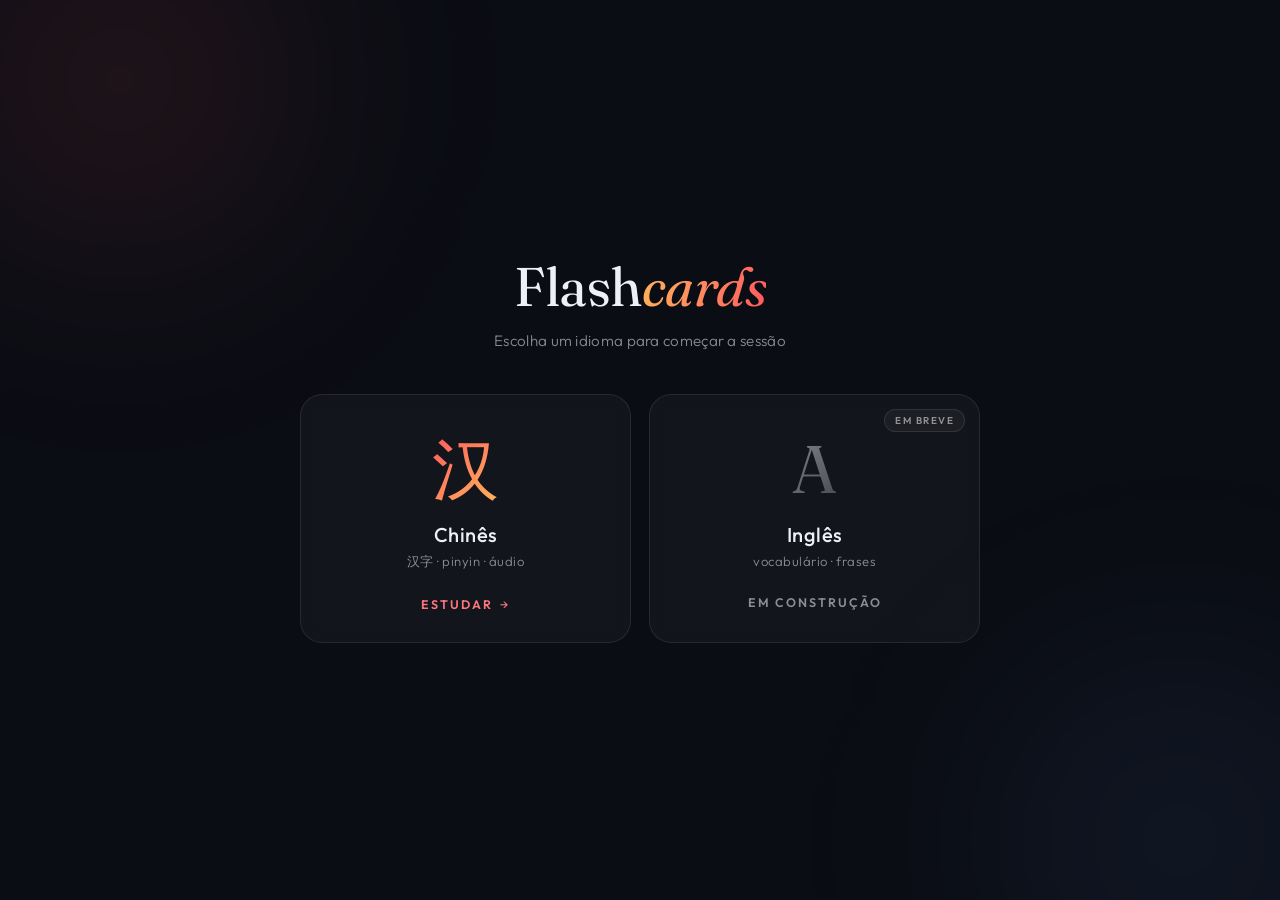
<file: index.html>
<!DOCTYPE html>
<html lang="pt-br">
<head>
  <meta charset="utf-8">
  <meta name="viewport" content="width=device-width, initial-scale=1">
  <title>Flashcards</title>
  <link rel="preconnect" href="https://fonts.googleapis.com">
  <link rel="preconnect" href="https://fonts.gstatic.com" crossorigin>
  <link href="https://fonts.googleapis.com/css2?family=Fraunces:ital,opsz,wght@0,9..144,400;0,9..144,600;1,9..144,400&family=Outfit:wght@300;400;500;600&display=swap" rel="stylesheet">
  <link rel="stylesheet" href="home.css">
</head>
<body>
  <div class="glow glow-warm"></div>
  <div class="glow glow-cool"></div>

  <main class="home">
    <header class="masthead">
      <h1>Flash<em>cards</em></h1>
      <p class="sub">Escolha um idioma para começar a sessão</p>
    </header>

    <div class="langs">
      <a class="lang lang-zh" href="chinese.html">
        <span class="lang-glyph">汉</span>
        <span class="lang-name">Chinês</span>
        <span class="lang-desc">汉字 · pinyin · áudio</span>
        <span class="lang-cta">Estudar <span class="arrow">→</span></span>
      </a>

      <div class="lang lang-en lang-disabled" aria-disabled="true">
        <span class="badge">Em breve</span>
        <span class="lang-glyph">A</span>
        <span class="lang-name">Inglês</span>
        <span class="lang-desc">vocabulário · frases</span>
        <span class="lang-cta">Em construção</span>
      </div>
    </div>
  </main>
</body>
</html>
</file>
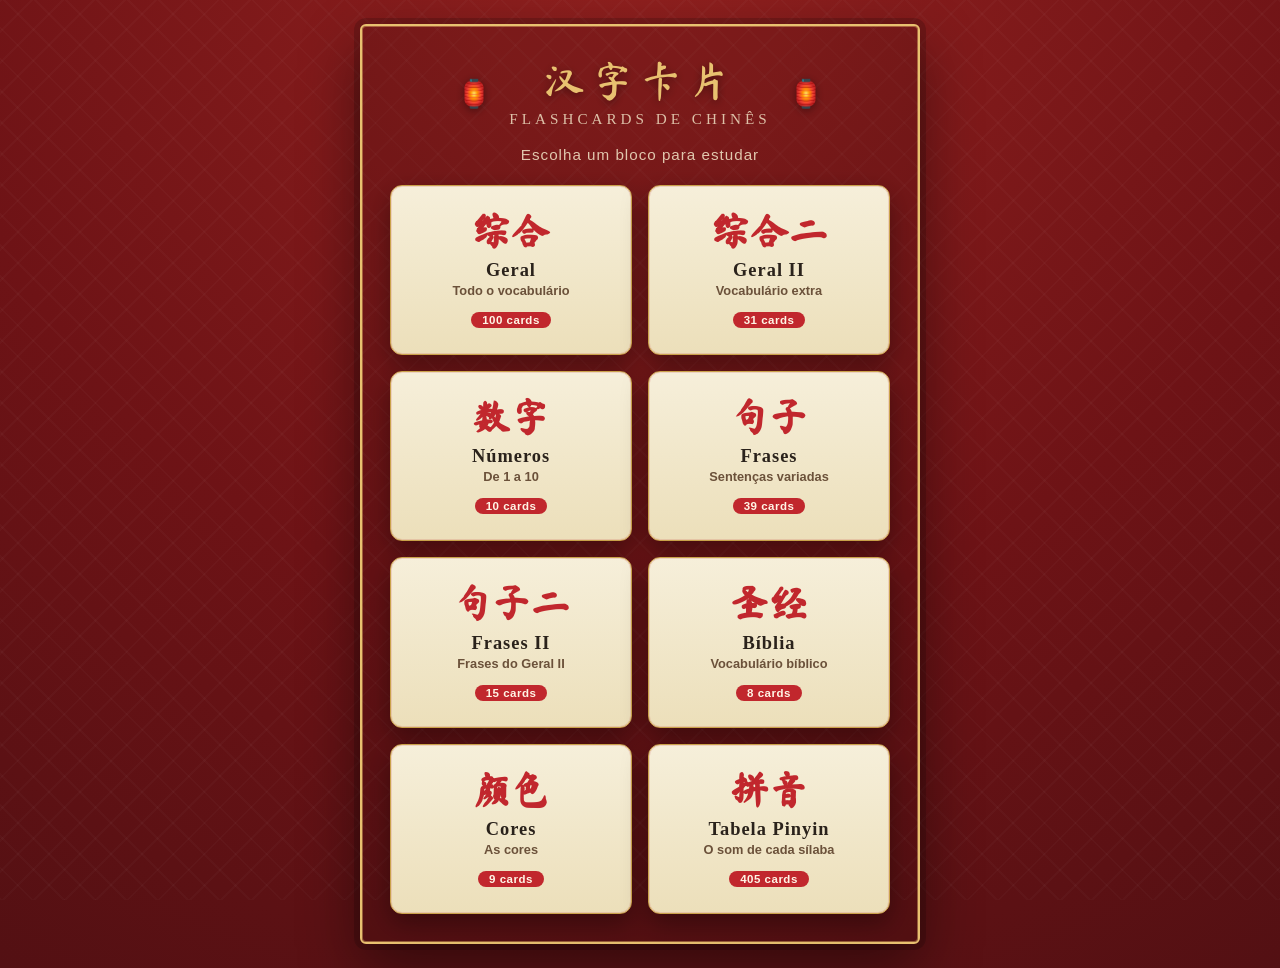
<file: chinese.html>
<!DOCTYPE html>
<html lang="pt-br">
<head>
  <meta charset="utf-8">
  <meta name="viewport" content="width=device-width, initial-scale=1">
  <title>汉字 · Flashcards</title>
  <link rel="preconnect" href="https://fonts.googleapis.com">
  <link rel="preconnect" href="https://fonts.gstatic.com" crossorigin>
  <link href="https://fonts.googleapis.com/css2?family=Ma+Shan+Zheng&display=swap" rel="stylesheet">
  <link rel="stylesheet" href="style.css">
</head>
<body>
  <main class="frame">
    <header class="masthead">
      <span class="lantern">🏮</span>
      <div class="titles">
        <div class="title-zh">汉字卡片</div>
        <h1>Flashcards de Chinês</h1>
      </div>
      <span class="lantern">🏮</span>
    </header>

    <!-- HOME SCREEN: deck selection -->
    <section id="home" class="screen">
      <p class="screen-sub">Escolha um bloco para estudar</p>
      <div class="decks" id="decks"></div>
    </section>

    <!-- STUDY SCREEN -->
    <section id="study" class="screen hidden">
      <div class="study-bar">
        <button id="back" class="ghost">← Blocos</button>
        <span class="deck-label" id="deckLabel"></span>
        <label class="toggle" title="Ouça primeiro; vire para revelar">
          <input type="checkbox" id="audioToggle">
          <span class="toggle-track"><span class="toggle-thumb"></span></span>
          <span class="toggle-label">Modo Áudio</span>
        </label>
      </div>

      <div class="hint">
        <span><kbd>←</kbd> anterior</span>
        <span><kbd>Espaço</kbd> virar</span>
        <span><kbd>→</kbd> pular</span>
        <span><kbd>↓</kbd> ouvir</span>
      </div>

      <div class="card" id="card">
        <div class="emoji" id="emoji"></div>
        <div class="hanzi" id="hanzi">—</div>
        <div class="pinyin" id="pinyin"></div>
        <div class="translation" id="translation"></div>
      </div>

      <div class="buttons">
        <button id="speak" title="Ouvir a pronúncia (↓)">🔊</button>
        <button id="prev">⟲ Anterior</button>
        <button id="flip">Virar</button>
        <button id="skip">Pular ⟳</button>
      </div>

      <div class="freq">
        <button id="freqDown" title="Esta palavra aparece menos vezes (−)">➖</button>
        <span class="freq-label" id="freqLabel">freq. normal</span>
        <button id="freqUp" title="Esta palavra aparece mais vezes (+)">➕</button>
      </div>

      <div class="counter" id="counter"></div>
    </section>
  </main>

  <script src="pinyin_data.js"></script>
  <script src="data.js"></script>
  <script src="script.js"></script>
</body>
</html>
</file>
<file: home.css>
:root {
  --bg: #0b0d14;
  --text: #eef0f6;
  --text-dim: rgba(238, 240, 246, 0.55);
  --card-bg: rgba(255, 255, 255, 0.035);
  --card-border: rgba(255, 255, 255, 0.09);
  --zh-a: #ff5a5f;
  --zh-b: #ffb45a;
  --en-a: #5aa2ff;
  --en-b: #7ce0d3;
}

* { box-sizing: border-box; margin: 0; padding: 0; }

body {
  background: var(--bg);
  color: var(--text);
  font-family: "Outfit", -apple-system, "Segoe UI", sans-serif;
  min-height: 100vh;
  display: flex;
  align-items: center;
  justify-content: center;
  padding: 32px 24px;
  overflow-x: hidden;
}

/* Soft ambient glows behind everything */
.glow {
  position: fixed;
  width: 520px;
  height: 520px;
  border-radius: 50%;
  filter: blur(110px);
  pointer-events: none;
  z-index: 0;
}

.glow-warm {
  top: -180px;
  left: -140px;
  background: radial-gradient(circle, rgba(255, 90, 95, 0.16), transparent 65%);
}

.glow-cool {
  bottom: -200px;
  right: -160px;
  background: radial-gradient(circle, rgba(90, 162, 255, 0.13), transparent 65%);
}

.home {
  position: relative;
  z-index: 1;
  width: min(680px, 100%);
  text-align: center;
}

/* --- Header --- */
h1 {
  font-family: "Fraunces", Georgia, serif;
  font-weight: 400;
  font-size: clamp(2.4rem, 7vw, 3.4rem);
  line-height: 1.1;
  letter-spacing: -0.5px;
  animation: rise 0.7s ease both;
}

h1 em {
  font-style: italic;
  background: linear-gradient(100deg, var(--zh-b), var(--zh-a));
  -webkit-background-clip: text;
  background-clip: text;
  -webkit-text-fill-color: transparent;
  color: transparent;
}

.sub {
  margin-top: 14px;
  font-size: 0.95rem;
  font-weight: 300;
  color: var(--text-dim);
  letter-spacing: 0.3px;
  animation: rise 0.7s 0.08s ease both;
}

/* --- Language cards --- */
.langs {
  display: grid;
  grid-template-columns: repeat(2, minmax(0, 1fr));
  gap: 18px;
  margin-top: 44px;
}

.lang {
  --accent-a: #ffffff;
  --accent-b: #ffffff;
  position: relative;
  display: flex;
  flex-direction: column;
  align-items: center;
  padding: 40px 24px 30px;
  background: var(--card-bg);
  border: 1px solid var(--card-border);
  border-radius: 22px;
  backdrop-filter: blur(8px);
  -webkit-backdrop-filter: blur(8px);
  text-decoration: none;
  color: var(--text);
  overflow: hidden;
  transition: transform 0.25s cubic-bezier(0.2, 0.7, 0.3, 1.2),
              border-color 0.25s ease,
              box-shadow 0.25s ease;
  animation: rise 0.7s ease both;
}

.lang-zh { --accent-a: var(--zh-a); --accent-b: var(--zh-b); animation-delay: 0.16s; }
.lang-en { --accent-a: var(--en-a); --accent-b: var(--en-b); animation-delay: 0.24s; }

/* Accent wash that fades in on hover */
.lang::before {
  content: "";
  position: absolute;
  inset: 0;
  background:
    radial-gradient(120% 90% at 50% -20%, color-mix(in srgb, var(--accent-a) 16%, transparent), transparent 60%);
  opacity: 0;
  transition: opacity 0.3s ease;
}

.lang > * { position: relative; }

a.lang:hover {
  transform: translateY(-6px);
  border-color: color-mix(in srgb, var(--accent-a) 45%, var(--card-border));
  box-shadow:
    0 22px 50px -18px color-mix(in srgb, var(--accent-a) 35%, transparent),
    0 8px 24px rgba(0, 0, 0, 0.4);
}

a.lang:hover::before { opacity: 1; }

.lang-glyph {
  font-family: "Fraunces", Georgia, serif;
  font-size: 4.2rem;
  line-height: 1;
  background: linear-gradient(135deg, var(--accent-a), var(--accent-b));
  -webkit-background-clip: text;
  background-clip: text;
  -webkit-text-fill-color: transparent;
  color: transparent;
  transition: transform 0.3s ease;
}

a.lang:hover .lang-glyph { transform: scale(1.08); }

.lang-name {
  margin-top: 20px;
  font-size: 1.25rem;
  font-weight: 500;
  letter-spacing: 0.5px;
}

.lang-desc {
  margin-top: 6px;
  font-size: 0.82rem;
  font-weight: 300;
  color: var(--text-dim);
  letter-spacing: 0.5px;
}

.lang-cta {
  margin-top: 26px;
  font-size: 0.78rem;
  font-weight: 600;
  letter-spacing: 2px;
  text-transform: uppercase;
  color: color-mix(in srgb, var(--accent-a) 80%, var(--text));
  display: inline-flex;
  align-items: center;
  gap: 7px;
}

.arrow {
  transition: transform 0.25s ease;
  font-weight: 400;
}

a.lang:hover .arrow { transform: translateX(5px); }

/* Disabled (English) */
.lang-disabled {
  cursor: default;
  opacity: 0.6;
}

.lang-disabled .lang-glyph {
  background: linear-gradient(135deg, rgba(238, 240, 246, 0.5), rgba(238, 240, 246, 0.25));
  -webkit-background-clip: text;
  background-clip: text;
}

.lang-disabled .lang-cta { color: var(--text-dim); }

.badge {
  position: absolute;
  top: 14px;
  right: 14px;
  font-size: 0.62rem;
  font-weight: 600;
  letter-spacing: 1.5px;
  text-transform: uppercase;
  color: var(--text-dim);
  border: 1px solid var(--card-border);
  border-radius: 999px;
  padding: 4px 10px;
  background: rgba(255, 255, 255, 0.04);
}

@keyframes rise {
  from { opacity: 0; transform: translateY(14px); }
  to   { opacity: 1; transform: translateY(0); }
}

@media (prefers-reduced-motion: reduce) {
  h1, .sub, .lang { animation: none; }
  .lang, .lang-glyph, .arrow { transition: none; }
}

@media (max-width: 480px) {
  .langs { grid-template-columns: 1fr; }
  .lang { padding: 32px 24px 26px; }
}
</file>
<file: style.css>
:root {
  --red: #c1272d;        /* Chinese red (中国红) */
  --red-deep: #6e1316;   /* lacquer-red background */
  --gold: #e8c170;       /* accent gold */
  --gold-soft: #c9a24a;
  --cream: #f6efda;      /* rice-paper card */
  --cream-edge: #ecdfba;
  --ink: #2a221b;        /* hanzi ink */
  --ink-soft: #6b513a;   /* translation */
  --paper-text: #f3e6c8; /* light text over the red */
}

* { box-sizing: border-box; margin: 0; padding: 0; }

body {
  background: radial-gradient(circle at 50% -10%, #93211f 0%, #6e1316 58%, #531013 100%);
  color: var(--paper-text);
  font-family: Georgia, "Times New Roman", "Songti SC", serif;
  min-height: 100vh;
  display: flex;
  align-items: center;
  justify-content: center;
  padding: 24px;
}

/* Subtle diamond texture over the red background */
body::before {
  content: "";
  position: fixed;
  inset: 0;
  pointer-events: none;
  background-image:
    repeating-linear-gradient(45deg, rgba(255, 255, 255, 0.022) 0 2px, transparent 2px 22px),
    repeating-linear-gradient(-45deg, rgba(255, 255, 255, 0.022) 0 2px, transparent 2px 22px);
}

/* Gold double-border frame */
.frame {
  position: relative;
  z-index: 1;
  width: min(560px, 94vw);
  padding: 34px 28px 28px;
  display: flex;
  flex-direction: column;
  align-items: center;
  border: 2px solid var(--gold);
  border-radius: 6px;
  background: rgba(0, 0, 0, 0.10);
  box-shadow:
    inset 0 0 0 1px rgba(232, 193, 112, 0.45),
    0 0 0 6px rgba(0, 0, 0, 0.16),
    0 24px 60px rgba(0, 0, 0, 0.45);
}

/* Header with lanterns + title */
.masthead {
  display: flex;
  align-items: center;
  justify-content: center;
  gap: 18px;
}

.lantern {
  font-size: 1.7rem;
  filter: drop-shadow(0 2px 4px rgba(0, 0, 0, 0.4));
}

.titles { text-align: center; }

.title-zh {
  font-family: "Ma Shan Zheng", "Kaiti SC", "STKaiti", "KaiTi", cursive, serif;
  font-size: 2.6rem;
  line-height: 1;
  color: var(--gold);
  letter-spacing: 6px;
  text-shadow: 0 2px 8px rgba(0, 0, 0, 0.45);
}

h1 {
  font-size: 0.95rem;
  font-weight: 400;
  letter-spacing: 4px;
  text-transform: uppercase;
  color: var(--paper-text);
  opacity: 0.82;
  margin-top: 8px;
}

/* Keyboard shortcuts */
.hint {
  display: flex;
  flex-wrap: wrap;
  justify-content: center;
  align-items: center;
  gap: 8px 18px;
  color: var(--paper-text);
  opacity: 0.9;
  font-family: -apple-system, "Segoe UI", Helvetica, sans-serif;
  font-size: 0.85rem;
  margin: 20px 0 26px;
}

.hint span { display: inline-flex; align-items: center; gap: 7px; }

.hint kbd {
  background: rgba(255, 255, 255, 0.08);
  border: 1px solid var(--gold);
  border-bottom-width: 2px;
  border-radius: 7px;
  padding: 3px 9px;
  font-family: inherit;
  font-size: 0.78rem;
  font-weight: 600;
  color: var(--paper-text);
  line-height: 1.3;
}

/* Rice-paper colored card */
.card {
  position: relative;
  width: min(420px, 100%);
  min-height: 310px;
  padding: 42px 26px;
  display: flex;
  flex-direction: column;
  align-items: center;
  justify-content: center;
  text-align: center;
  background: linear-gradient(180deg, var(--cream) 0%, var(--cream-edge) 100%);
  border: 1px solid var(--gold-soft);
  border-radius: 10px;
  box-shadow:
    inset 0 0 0 1px rgba(193, 39, 45, 0.16),
    inset 0 0 30px rgba(180, 140, 80, 0.18),
    0 16px 38px rgba(0, 0, 0, 0.42);
  transition: transform 0.15s ease;
}

.card:active { transform: scale(0.99); }

/* Emoji shown in the top-right corner when the card is revealed */
.emoji {
  position: absolute;
  top: 14px;
  right: 16px;
  font-size: 2.4rem;
  line-height: 1;
  user-select: none;
  visibility: hidden;
}

.revealed .emoji {
  visibility: visible;
}

.hanzi {
  font-family: "PingFang SC", "Microsoft YaHei", "Hiragino Sans GB", "Heiti SC", "Noto Sans SC", sans-serif;
  font-size: 5.6rem;
  font-weight: 600;
  line-height: 1.05;
  color: var(--ink);
  text-shadow: 0 1px 0 rgba(255, 255, 255, 0.4);
}

.pinyin {
  color: var(--red);
  font-size: 1.8rem;
  margin-top: 16px;
  min-height: 1.8rem;
  letter-spacing: 1px;
  opacity: 0;
  transition: opacity 0.25s ease;
}

.translation {
  color: var(--ink-soft);
  font-size: 1.3rem;
  font-style: italic;
  margin-top: 8px;
  min-height: 1.3rem;
  opacity: 0;
  transition: opacity 0.25s ease;
}

.revealed .pinyin,
.revealed .translation { opacity: 1; }

/* Buttons */
.buttons {
  display: flex;
  flex-wrap: wrap;
  justify-content: center;
  gap: 12px;
  margin-top: 26px;
  align-items: center;
}

button {
  font-family: Georgia, "Times New Roman", serif;
  font-size: 1rem;
  font-weight: 700;
  letter-spacing: 1px;
  border: 1px solid var(--gold);
  border-radius: 10px;
  padding: 13px 28px;
  cursor: pointer;
  transition: transform 0.12s ease, filter 0.15s ease, background 0.15s ease;
}

button:hover { filter: brightness(1.07); transform: translateY(-1px); }
button:disabled { opacity: 0.6; cursor: default; filter: none; transform: none; }

#flip { background: var(--red); color: #fff5e6; }
#skip { background: transparent; color: var(--gold); }
#prev { background: transparent; color: var(--gold); }

#speak {
  background: var(--gold);
  color: var(--red-deep);
  padding: 13px 16px;
  font-size: 1.15rem;
  line-height: 1;
}
#speak.speaking { background: #fff; }

.counter {
  font-family: -apple-system, "Segoe UI", Helvetica, sans-serif;
  color: var(--paper-text);
  opacity: 0.78;
  font-size: 0.82rem;
  letter-spacing: 0.5px;
  margin-top: 20px;
}

/* Per-card frequency controls */
.freq {
  display: flex;
  align-items: center;
  gap: 12px;
  margin-top: 16px;
}

.freq button {
  padding: 7px 14px;
  font-size: 1rem;
  background: transparent;
  color: var(--gold);
  border: 1px solid var(--gold-soft);
}

.freq-label {
  font-family: -apple-system, "Segoe UI", Helvetica, sans-serif;
  font-size: 0.82rem;
  letter-spacing: 0.5px;
  color: var(--paper-text);
  min-width: 96px;
  text-align: center;
}

/* --- Screens (home / study) --- */
.screen {
  width: 100%;
  display: flex;
  flex-direction: column;
  align-items: center;
}

.hidden { display: none !important; }

.screen-sub {
  font-family: -apple-system, "Segoe UI", Helvetica, sans-serif;
  color: var(--paper-text);
  opacity: 0.85;
  font-size: 0.95rem;
  letter-spacing: 1px;
  margin: 18px 0 22px;
}

/* --- Deck grid --- */
.decks {
  display: grid;
  grid-template-columns: repeat(2, minmax(0, 1fr));
  gap: 16px;
  width: 100%;
}

.deck {
  display: flex;
  flex-direction: column;
  align-items: center;
  gap: 2px;
  text-align: center;
  padding: 26px 18px;
  background: linear-gradient(180deg, var(--cream) 0%, var(--cream-edge) 100%);
  border: 1px solid var(--gold-soft);
  border-radius: 12px;
  box-shadow:
    inset 0 0 0 1px rgba(193, 39, 45, 0.14),
    0 10px 26px rgba(0, 0, 0, 0.34);
}

.deck:hover {
  transform: translateY(-3px);
  box-shadow:
    inset 0 0 0 1px rgba(193, 39, 45, 0.22),
    0 16px 34px rgba(0, 0, 0, 0.42);
}

.deck-zh {
  font-family: "Ma Shan Zheng", "Kaiti SC", "STKaiti", serif;
  font-size: 2.4rem;
  line-height: 1;
  color: var(--red);
}

.deck-name {
  font-size: 1.15rem;
  font-weight: 700;
  color: var(--ink);
  margin-top: 8px;
}

.deck-desc {
  font-family: -apple-system, "Segoe UI", Helvetica, sans-serif;
  font-size: 0.8rem;
  color: var(--ink-soft);
  letter-spacing: 0;
}

.deck-count {
  font-family: -apple-system, "Segoe UI", Helvetica, sans-serif;
  font-size: 0.72rem;
  letter-spacing: 0.5px;
  color: #fff5e6;
  background: var(--red);
  border-radius: 20px;
  padding: 2px 11px;
  margin-top: 12px;
}

/* --- Study screen top bar --- */
.study-bar {
  width: 100%;
  display: flex;
  flex-wrap: wrap;
  align-items: center;
  gap: 10px 14px;
  margin-top: 14px;
}

.deck-label {
  font-family: "Ma Shan Zheng", Georgia, serif;
  color: var(--gold);
  font-size: 1.05rem;
  letter-spacing: 1px;
}

/* "Modo Áudio" (Audio Mode) toggle */
.toggle {
  margin-left: auto;
  display: inline-flex;
  align-items: center;
  gap: 8px;
  cursor: pointer;
  user-select: none;
}

.toggle input {
  position: absolute;
  opacity: 0;
  width: 0;
  height: 0;
}

.toggle-track {
  position: relative;
  width: 42px;
  height: 24px;
  background: rgba(255, 255, 255, 0.14);
  border: 1px solid var(--gold-soft);
  border-radius: 999px;
  transition: background 0.2s ease;
  flex: none;
}

.toggle-thumb {
  position: absolute;
  top: 2px;
  left: 2px;
  width: 18px;
  height: 18px;
  background: var(--paper-text);
  border-radius: 50%;
  transition: transform 0.2s ease, background 0.2s ease;
}

.toggle input:checked + .toggle-track { background: var(--gold); }
.toggle input:checked + .toggle-track .toggle-thumb {
  transform: translateX(18px);
  background: var(--red-deep);
}
.toggle input:focus-visible + .toggle-track {
  outline: 2px solid var(--gold);
  outline-offset: 2px;
}
.toggle input:disabled + .toggle-track { opacity: 0.4; }
.toggle input:disabled ~ .toggle-label { opacity: 0.4; }

.toggle-label {
  font-family: -apple-system, "Segoe UI", Helvetica, sans-serif;
  font-size: 0.82rem;
  letter-spacing: 0.5px;
  color: var(--paper-text);
}

button.ghost {
  background: transparent;
  color: var(--paper-text);
  border: 1px solid rgba(232, 193, 112, 0.5);
  padding: 8px 14px;
  font-size: 0.85rem;
  font-weight: 600;
  letter-spacing: 0.5px;
}

@media (max-width: 380px) {
  .decks { grid-template-columns: 1fr; }
}
</file>
